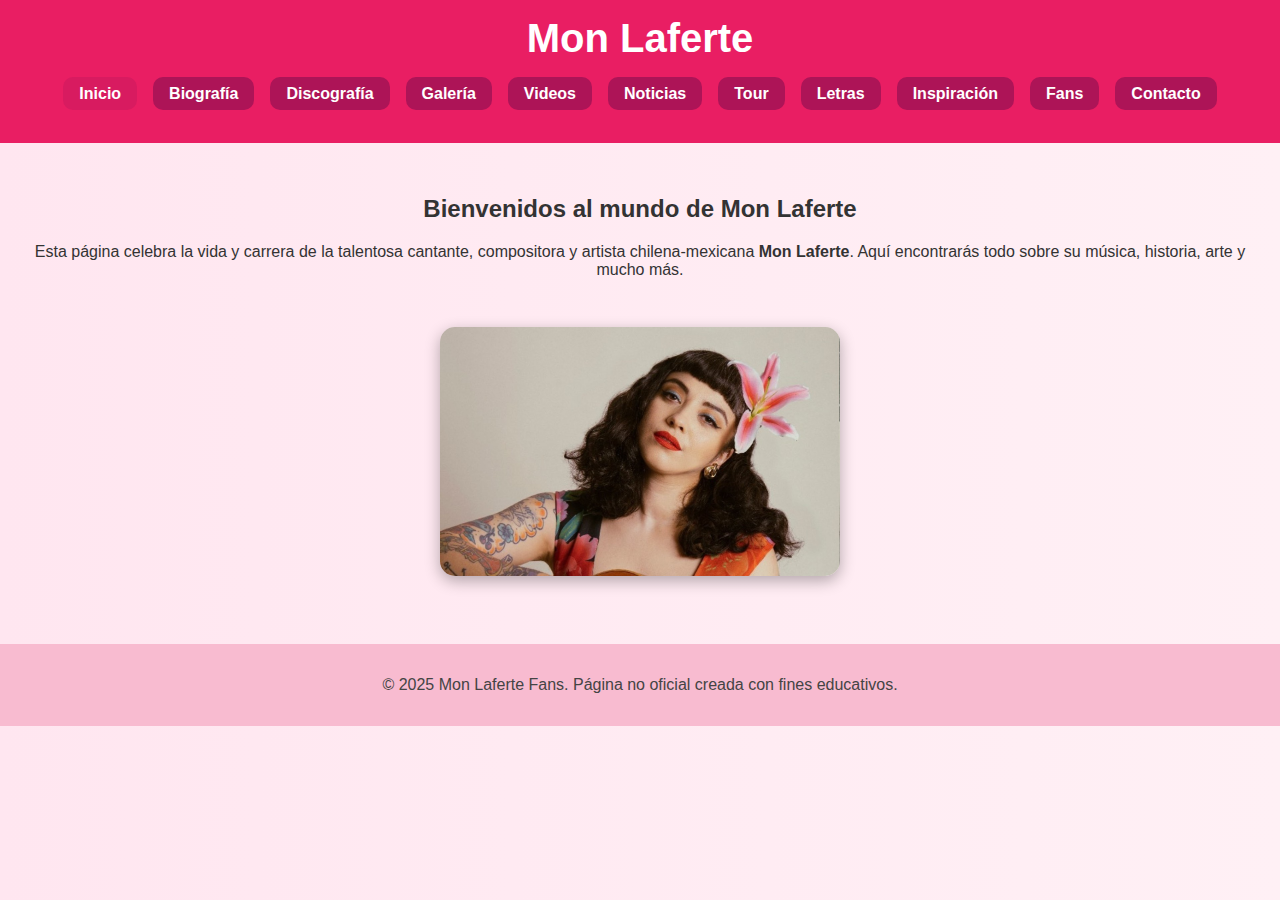
<file: index.html>
<!DOCTYPE html>
<html lang="es">
<head>
  <meta charset="UTF-8" />
  <meta name="viewport" content="width=device-width, initial-scale=1.0" />
  <title>Mon Laferte - Inicio</title>
  <link rel="stylesheet" href="style-inicio.css" />
</head>
<body>
  <header>
    <h1>Mon Laferte</h1>
    <nav>
      <ul>
        <li><a href="index.html" class="activo">Inicio</a></li>
        <li><a href="biografia.html">Biografía</a></li>
        <li><a href="discografia.html">Discografía</a></li>
        <li><a href="galeria.html">Galería</a></li>
        <li><a href="videos.html">Videos</a></li>
        <li><a href="noticias.html">Noticias</a></li>
        <li><a href="tour.html">Tour</a></li>
        <li><a href="letras.html">Letras</a></li>
        <li><a href="inspiracion.html">Inspiración</a></li>
        <li><a href="fans.html">Fans</a></li>
        <li><a href="contacto.html">Contacto</a></li>
      </ul>
    </nav>
  </header>

  <main>
    <section class="bienvenida">
      <h2>Bienvenidos al mundo de Mon Laferte</h2>
      <p>
        Esta página celebra la vida y carrera de la talentosa cantante, compositora y artista chilena-mexicana <strong>Mon Laferte</strong>. Aquí encontrarás todo sobre su música, historia, arte y mucho más.
      </p>
      <img src="mon1.jpg"" alt="Mon Laferte" />
    </section>
  </main>

  <footer>
    <p>© 2025 Mon Laferte Fans. Página no oficial creada con fines educativos.</p>
  </footer>
</body>
</html>
</file>
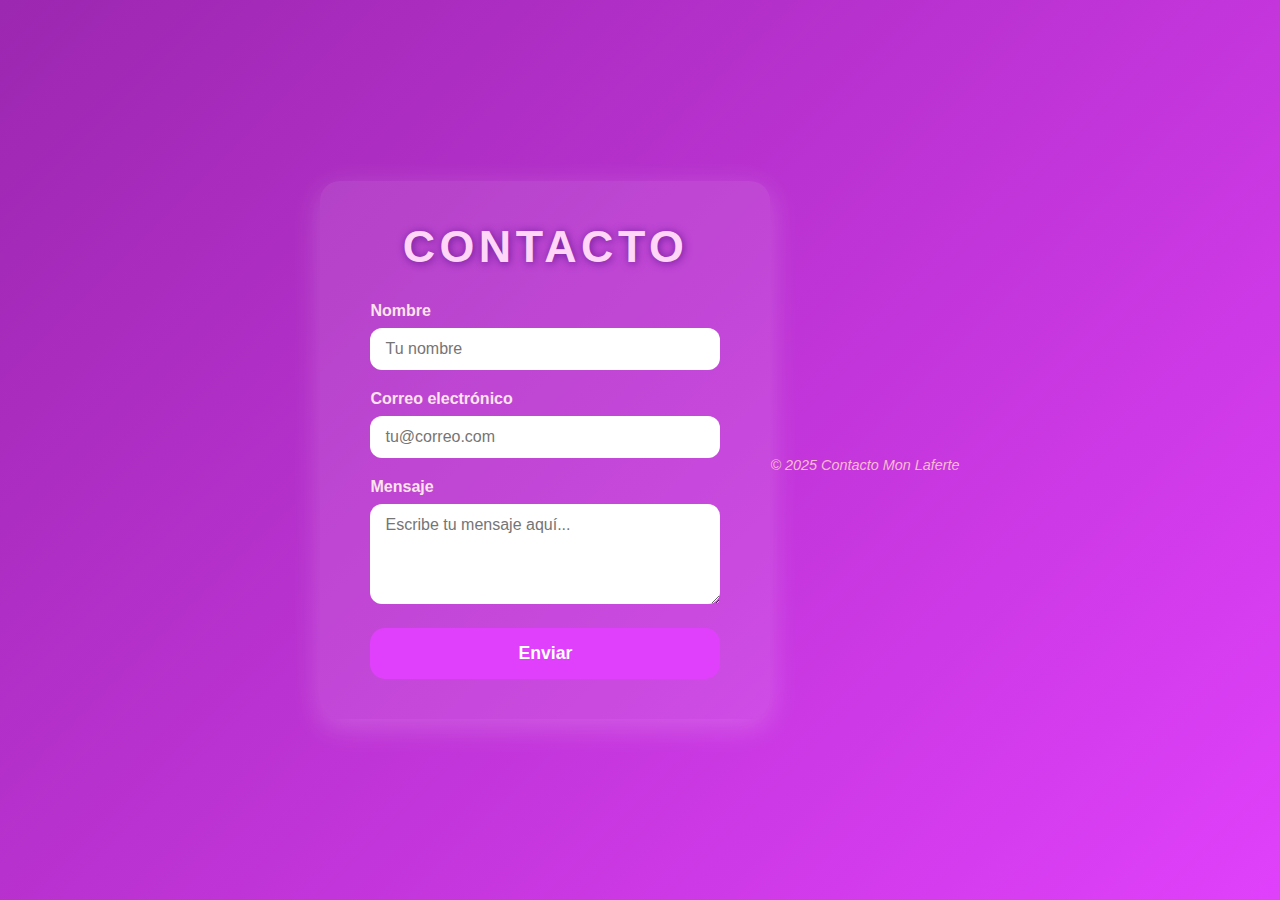
<file: contacto.html>
<!DOCTYPE html>
<html lang="es">
<head>
  <meta charset="UTF-8" />
  <title>Contacto - Mon Laferte</title>
  <style>
    /* Reset */
    * {
      margin: 0;
      padding: 0;
      box-sizing: border-box;
    }

    body {
      font-family: 'Arial', sans-serif;
      background: linear-gradient(135deg, #9c27b0, #e040fb);
      color: #fff;
      min-height: 100vh;
      display: flex;
      justify-content: center;
      align-items: center;
      padding: 40px 20px;
    }

    .contacto-container {
      background: rgba(255, 255, 255, 0.1);
      padding: 40px 50px;
      border-radius: 20px;
      max-width: 450px;
      width: 100%;
      box-shadow: 0 8px 30px rgba(255, 255, 255, 0.2);
    }

    h1 {
      text-align: center;
      margin-bottom: 30px;
      font-size: 2.8rem;
      color: #ffd6f7;
      text-transform: uppercase;
      letter-spacing: 0.1em;
      font-weight: 900;
      text-shadow: 1px 1px 8px #6a1b9a;
    }

    label {
      display: block;
      margin-bottom: 8px;
      font-weight: 600;
      color: #fce4ec;
    }

    input[type="text"],
    input[type="email"],
    textarea {
      width: 100%;
      padding: 12px 15px;
      margin-bottom: 20px;
      border: none;
      border-radius: 12px;
      font-size: 1rem;
      font-family: inherit;
      resize: vertical;
    }

    textarea {
      min-height: 100px;
    }

    input[type="submit"] {
      background: #e040fb;
      color: #fff;
      border: none;
      padding: 15px;
      font-size: 1.1rem;
      border-radius: 15px;
      cursor: pointer;
      font-weight: 700;
      transition: background-color 0.3s ease;
      width: 100%;
    }

    input[type="submit"]:hover {
      background: #9c27b0;
    }

    footer {
      text-align: center;
      margin-top: 30px;
      font-style: italic;
      color: #f8bbd0;
      font-size: 0.9rem;
    }
  </style>
</head>
<body>

  <div class="contacto-container">
    <h1>Contacto</h1>
    <form action="#" method="POST">
      <label for="nombre">Nombre</label>
      <input type="text" id="nombre" name="nombre" placeholder="Tu nombre" required />

      <label for="email">Correo electrónico</label>
      <input type="email" id="email" name="email" placeholder="tu@correo.com" required />

      <label for="mensaje">Mensaje</label>
      <textarea id="mensaje" name="mensaje" placeholder="Escribe tu mensaje aquí..." required></textarea>

      <input type="submit" value="Enviar" />
    </form>
  </div>

  <footer>
    &copy; 2025 Contacto Mon Laferte
  </footer>

</body>
</html>
</file>
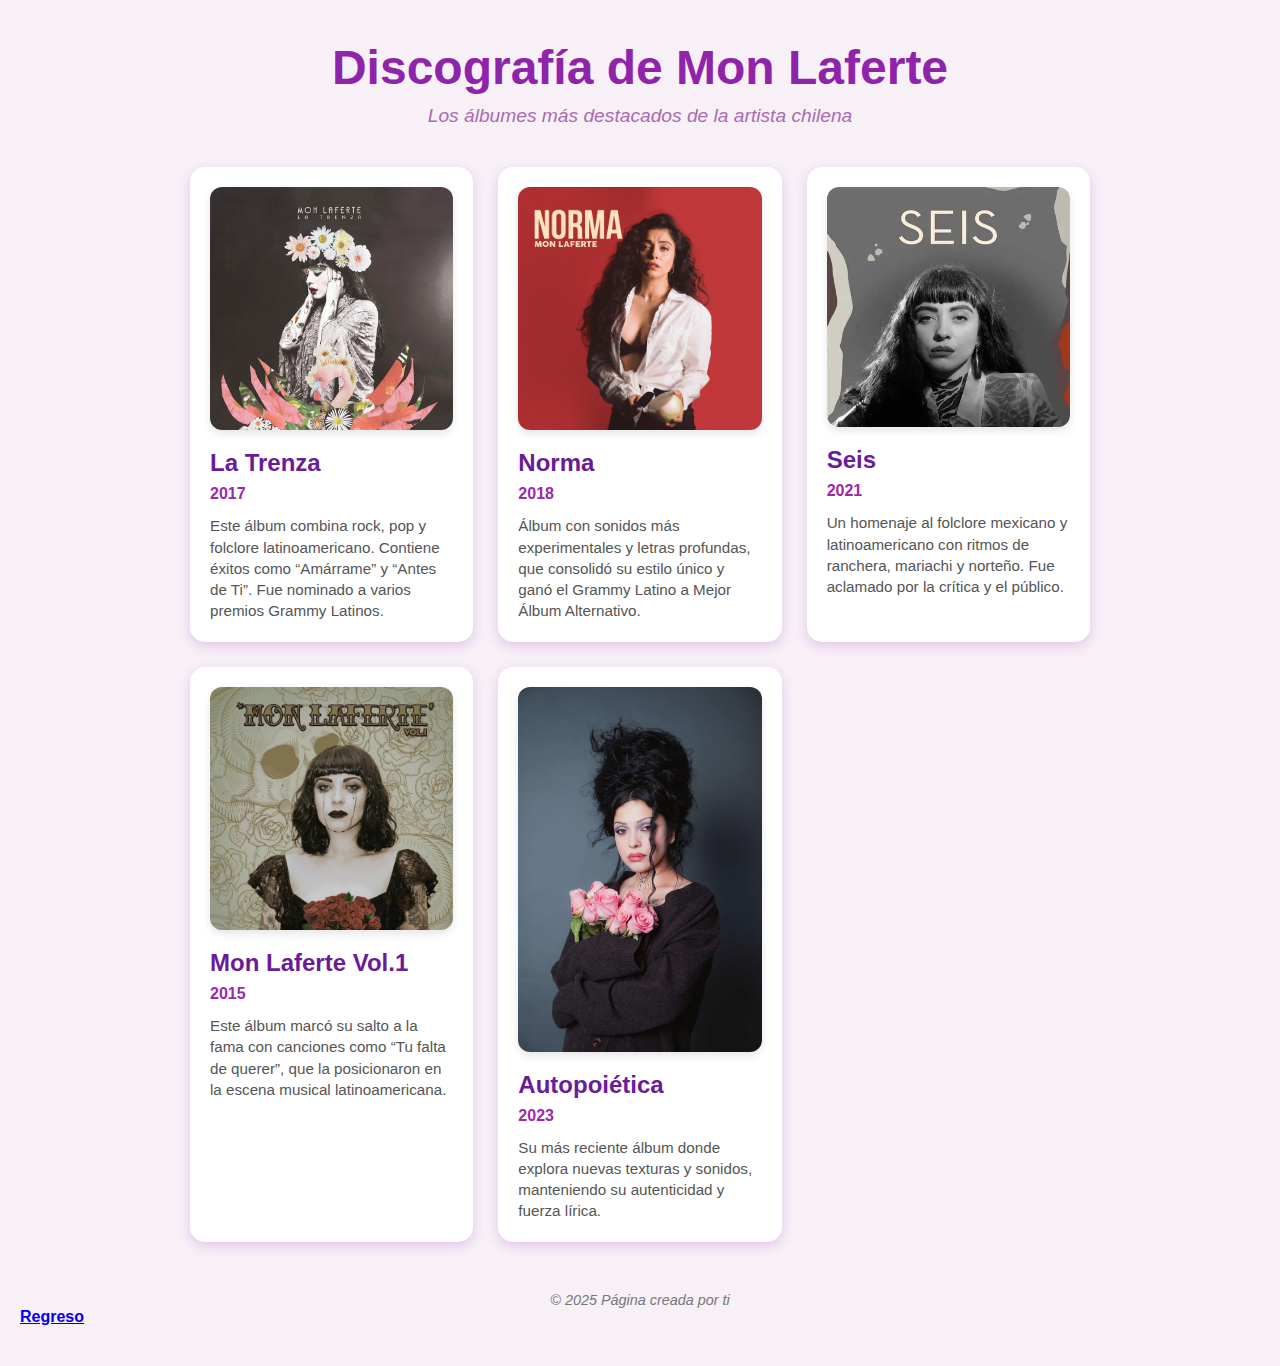
<file: discografia.html>
<!DOCTYPE html>
<html lang="es">
<head>
  <meta charset="UTF-8" />
  <title>Discografía de Mon Laferte</title>
  <style>
    /* Reset básico */
    * {
      margin: 0;
      padding: 0;
      box-sizing: border-box;
    }

    body {
      font-family: 'Segoe UI', Tahoma, Geneva, Verdana, sans-serif;
      background: #f7f0f7;
      color: #333;
      padding: 40px 20px;
    }

    header {
      text-align: center;
      margin-bottom: 40px;
      color: #8e24aa;
    }

    header h1 {
      font-size: 3em;
      margin-bottom: 10px;
      font-weight: 700;
    }

    header p {
      font-size: 1.2em;
      font-style: italic;
      color: #a96ab1;
    }

    .discografia {
      max-width: 900px;
      margin: auto;
      display: grid;
      grid-template-columns: repeat(auto-fit, minmax(260px, 1fr));
      gap: 25px;
    }

    .album {
      background: white;
      border-radius: 15px;
      padding: 20px;
      box-shadow: 0 4px 12px rgba(142, 36, 170, 0.2);
      transition: transform 0.3s ease, box-shadow 0.3s ease;
    }

    .album:hover {
      transform: translateY(-8px);
      box-shadow: 0 10px 25px rgba(142, 36, 170, 0.35);
    }

    .album img {
      width: 100%;
      border-radius: 12px;
      margin-bottom: 15px;
      box-shadow: 0 4px 8px rgba(0,0,0,0.1);
    }

    .album h2 {
      font-size: 1.5em;
      margin-bottom: 8px;
      color: #6a1b9a;
    }

    .album span {
      font-weight: bold;
      color: #9c27b0;
      display: block;
      margin-bottom: 12px;
    }

    .album p {
      font-size: 0.95em;
      color: #555;
      line-height: 1.4;
    }

    footer {
      text-align: center;
      margin-top: 50px;
      color: #777;
      font-size: 0.9em;
      font-style: italic;
    }
  </style>
</head>
<body>
  <header>
    <h1>Discografía de Mon Laferte</h1>
    <p>Los álbumes más destacados de la artista chilena</p>
  </header>

  <section class="discografia">

    <article class="album">
      <img src="mon3.jpg" alt="La Trenza (2017)">
      <h2>La Trenza</h2>
      <span>2017</span>
      <p>Este álbum combina rock, pop y folclore latinoamericano. Contiene éxitos como “Amárrame” y “Antes de Ti”. Fue nominado a varios premios Grammy Latinos.</p>
    </article>

    <article class="album">
      <img src="mon4.jpeg" alt="Norma (2018)">
      <h2>Norma</h2>
      <span>2018</span>
      <p>Álbum con sonidos más experimentales y letras profundas, que consolidó su estilo único y ganó el Grammy Latino a Mejor Álbum Alternativo.</p>
    </article>

    <article class="album">
      <img src="mon5.webp" alt="Seis (2021)">
      <h2>Seis</h2>
      <span>2021</span>
      <p>Un homenaje al folclore mexicano y latinoamericano con ritmos de ranchera, mariachi y norteño. Fue aclamado por la crítica y el público.</p>
    </article>

    <article class="album">
      <img src="mon6.jpg" alt="Mon Laferte Vol.1 (2015)">
      <h2>Mon Laferte Vol.1</h2>
      <span>2015</span>
      <p>Este álbum marcó su salto a la fama con canciones como “Tu falta de querer”, que la posicionaron en la escena musical latinoamericana.</p>
    </article>

    <article class="album">
      <img src="mon7.jpg" alt="Autopoiética (2023)">
      <h2>Autopoiética</h2>
      <span>2023</span>
      <p>Su más reciente álbum donde explora nuevas texturas y sonidos, manteniendo su autenticidad y fuerza lírica.</p>
    </article>

  </section>

  <footer>
    &copy; 2025 Página creada por ti
  </footer>
  <a href="index.html"><h4>Regreso</h4></a>
</body>
</html>
</file>
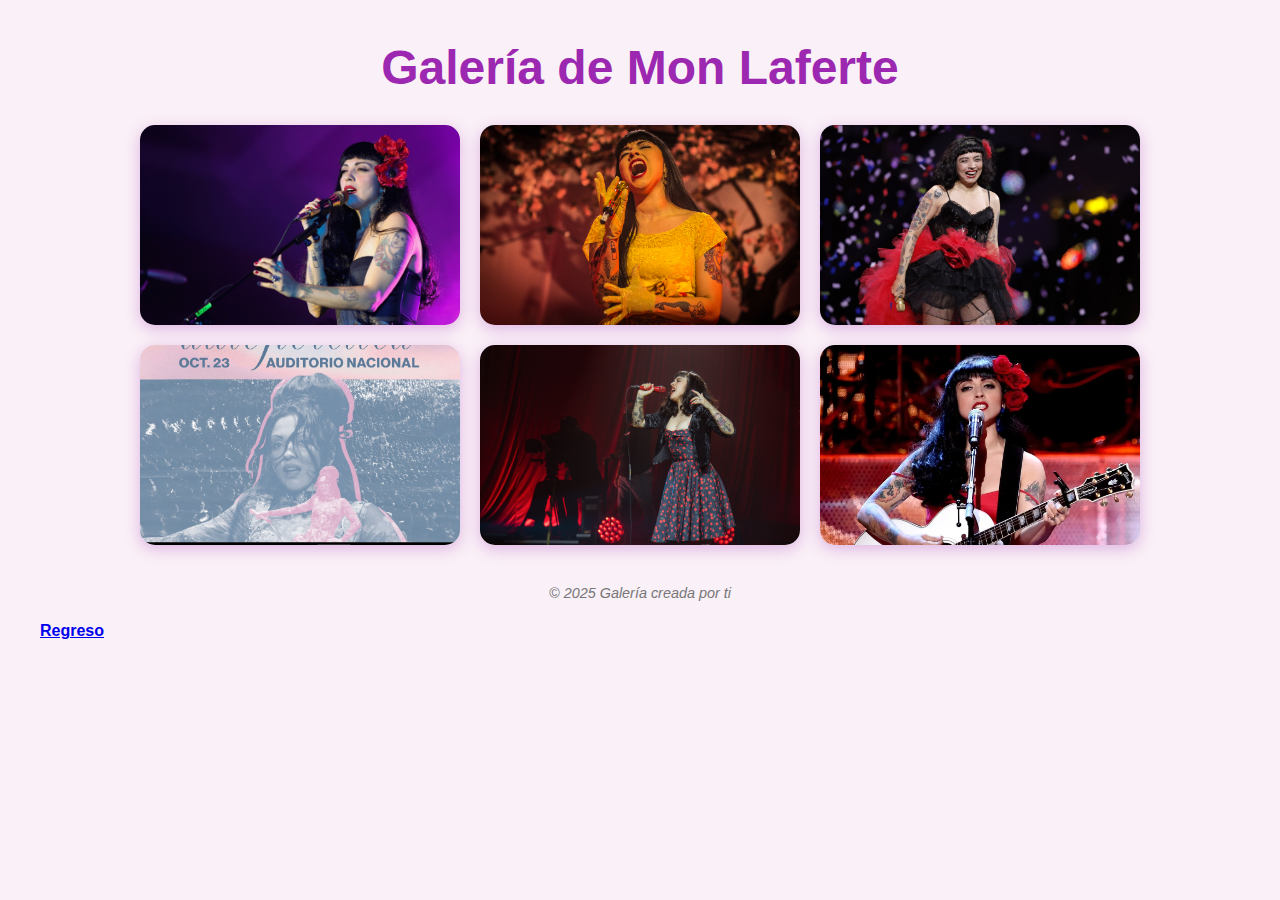
<file: galeria.html>
<!DOCTYPE html>
<html lang="es">
<head>
  <meta charset="UTF-8" />
  <title>Galería de Mon Laferte</title>
  <style>
    body {
      font-family: 'Segoe UI', Tahoma, Geneva, Verdana, sans-serif;
      background: #faf0f7;
      margin: 40px;
      color: #333;
    }

    h1 {
      text-align: center;
      color: #9c27b0;
      margin-bottom: 30px;
      font-size: 3em;
      font-weight: 700;
    }

    .galeria {
      max-width: 1000px;
      margin: auto;
      display: grid;
      grid-template-columns: repeat(auto-fit, minmax(280px, 1fr));
      gap: 20px;
    }

    .galeria img {
      width: 100%;
      height: 200px;
      object-fit: cover;
      border-radius: 15px;
      box-shadow: 0 4px 15px rgba(156, 39, 176, 0.3);
      cursor: pointer;
      transition: transform 0.3s ease, box-shadow 0.3s ease;
    }

    .galeria img:hover {
      transform: scale(1.05);
      box-shadow: 0 8px 25px rgba(156, 39, 176, 0.5);
    }

    /* Pie de página */
    footer {
      text-align: center;
      margin-top: 40px;
      color: #777;
      font-style: italic;
      font-size: 0.9em;
    }
  </style>
</head>
<body>
  <h1>Galería de Mon Laferte</h1>

  <section class="galeria">
    <img src="con1.jpg"Mon Laferte Concierto 1" />
    <img src="con2.jpg" alt="Mon Laferte Concierto 2" />
    <img src="con3.jpg" alt="Mon Laferte Concierto 3" />
    <img src="con4.jpeg"Mon Laferte Violín" />
    <img src="con5.jpg" alt="Mon Laferte 2023" />
    <img src="con6.webp" alt="Mon Laferte en concierto" />
  </section>

  <footer>
    &copy; 2025 Galería creada por ti
  </footer>
  <a href="index.html"><h4>Regreso</h4></a>
</body>
</html>
</file>
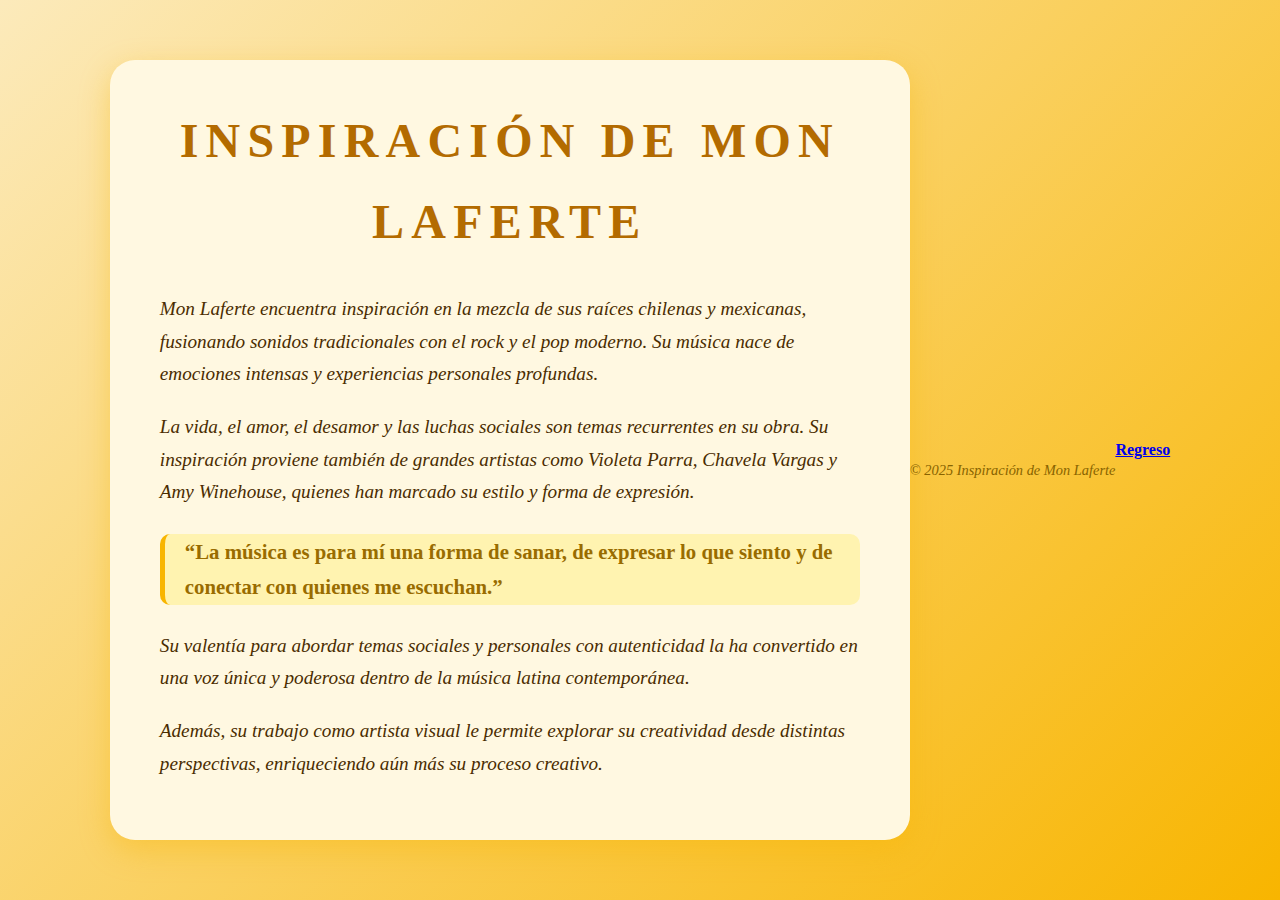
<file: inspiracion.html>
<!DOCTYPE html>
<html lang="es">
<head>
  <meta charset="UTF-8" />
  <title>Inspiración de Mon Laferte</title>
  <style>
    /* Reset */
    * {
      margin: 0;
      padding: 0;
      box-sizing: border-box;
    }

    body {
      font-family: 'Georgia', serif;
      background: linear-gradient(135deg, #fceabb, #f8b500);
      color: #4a2c00;
      padding: 50px 20px;
      display: flex;
      justify-content: center;
      align-items: center;
      min-height: 100vh;
    }

    .contenedor {
      max-width: 800px;
      background: #fff8e1;
      padding: 40px 50px;
      border-radius: 25px;
      box-shadow: 0 10px 30px rgba(248, 181, 0, 0.4);
      line-height: 1.7;
    }

    h1 {
      text-align: center;
      font-size: 3rem;
      margin-bottom: 30px;
      font-weight: 900;
      color: #b36b00;
      text-transform: uppercase;
      letter-spacing: 0.15em;
      font-family: 'Palatino Linotype', 'Book Antiqua', Palatino, serif;
    }

    p {
      font-size: 1.2rem;
      margin-bottom: 20px;
      font-style: italic;
    }

    blockquote {
      font-style: normal;
      font-weight: 600;
      font-size: 1.3rem;
      margin: 25px 0;
      padding-left: 20px;
      border-left: 5px solid #f8b500;
      color: #996c00;
      background: #fff3b0;
      border-radius: 10px;
    }

    footer {
      text-align: center;
      margin-top: 40px;
      font-size: 0.9rem;
      color: #886300;
      font-style: italic;
    }

  </style>
</head>
<body>
  <div class="contenedor">
    <h1>Inspiración de Mon Laferte</h1>

    <p>Mon Laferte encuentra inspiración en la mezcla de sus raíces chilenas y mexicanas, fusionando sonidos tradicionales con el rock y el pop moderno. Su música nace de emociones intensas y experiencias personales profundas.</p>

    <p>La vida, el amor, el desamor y las luchas sociales son temas recurrentes en su obra. Su inspiración proviene también de grandes artistas como Violeta Parra, Chavela Vargas y Amy Winehouse, quienes han marcado su estilo y forma de expresión.</p>

    <blockquote>“La música es para mí una forma de sanar, de expresar lo que siento y de conectar con quienes me escuchan.”</blockquote>

    <p>Su valentía para abordar temas sociales y personales con autenticidad la ha convertido en una voz única y poderosa dentro de la música latina contemporánea.</p>

    <p>Además, su trabajo como artista visual le permite explorar su creatividad desde distintas perspectivas, enriqueciendo aún más su proceso creativo.</p>
  </div>

  <footer>
    &copy; 2025 Inspiración de Mon Laferte
  </footer>
  <a href="index.html"><h4>Regreso</h4></a>
</body>
</html>
</file>
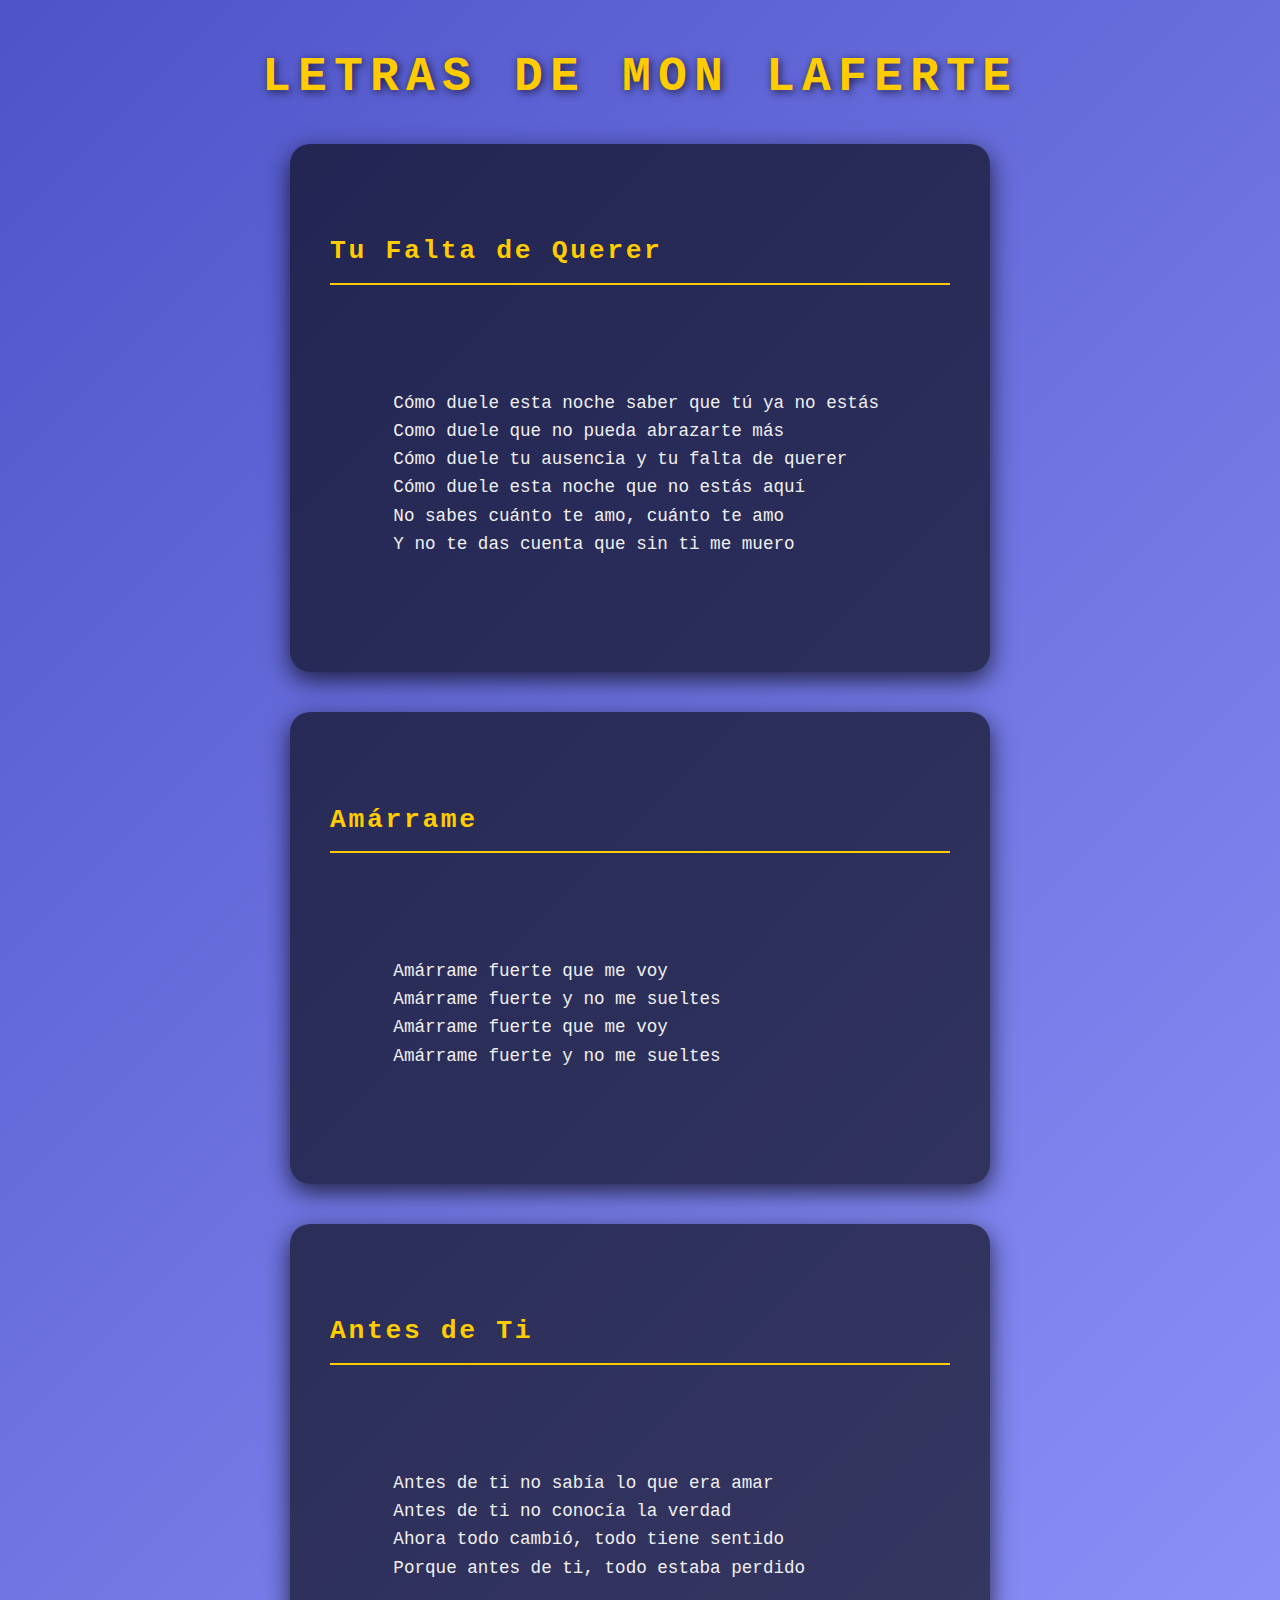
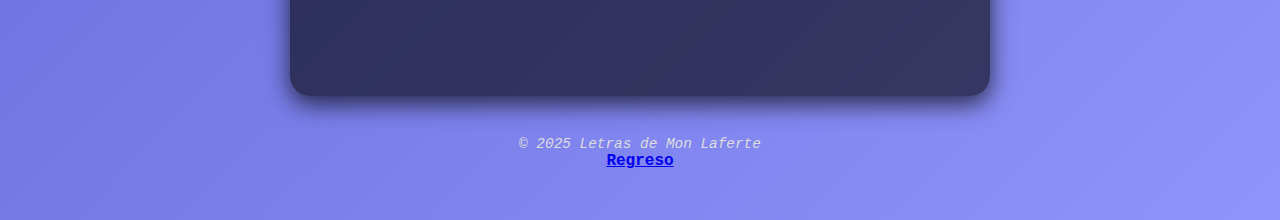
<file: letras.html>
<!DOCTYPE html>
<html lang="es">
<head>
  <meta charset="UTF-8" />
  <title>Letras de Canciones - Mon Laferte</title>
  <style>
    /* Reset básico */
    * {
      margin: 0;
      padding: 0;
      box-sizing: border-box;
    }

    body {
      font-family: 'Courier New', Courier, monospace;
      background: linear-gradient(135deg, #4e54c8, #8f94fb);
      color: #f0f0f0;
      padding: 50px 20px;
      min-height: 100vh;
      display: flex;
      flex-direction: column;
      align-items: center;
    }

    header {
      margin-bottom: 40px;
      text-align: center;
    }

    header h1 {
      font-size: 3rem;
      font-weight: 900;
      letter-spacing: 0.15em;
      text-transform: uppercase;
      color: #ffcc00;
      text-shadow: 2px 2px 8px #000000aa;
    }

    .cancion {
      background: rgba(0, 0, 0, 0.6);
      max-width: 700px;
      width: 100%;
      border-radius: 20px;
      padding: 30px 40px;
      box-shadow: 0 8px 25px rgba(0,0,0,0.7);
      margin-bottom: 40px;
      line-height: 1.6;
      font-size: 1.1rem;
      white-space: pre-wrap; /* Para respetar saltos de línea */
    }

    .cancion h2 {
      color: #ffcc00;
      margin-bottom: 20px;
      font-weight: 700;
      letter-spacing: 0.1em;
      border-bottom: 2px solid #ffcc00;
      padding-bottom: 10px;
    }

    footer {
      margin-top: auto;
      color: #ddd;
      font-style: italic;
      font-size: 0.9rem;
    }

  </style>
</head>
<body>

  <header>
    <h1>Letras de Mon Laferte</h1>
  </header>

  <section class="cancion">
    <h2>Tu Falta de Querer</h2>
    <p>
      Cómo duele esta noche saber que tú ya no estás  
      Como duele que no pueda abrazarte más  
      Cómo duele tu ausencia y tu falta de querer  
      Cómo duele esta noche que no estás aquí  
      No sabes cuánto te amo, cuánto te amo  
      Y no te das cuenta que sin ti me muero
    </p>
  </section>

  <section class="cancion">
    <h2>Amárrame</h2>
    <p>
      Amárrame fuerte que me voy  
      Amárrame fuerte y no me sueltes  
      Amárrame fuerte que me voy  
      Amárrame fuerte y no me sueltes  
    </p>
  </section>

  <section class="cancion">
    <h2>Antes de Ti</h2>
    <p>
      Antes de ti no sabía lo que era amar  
      Antes de ti no conocía la verdad  
      Ahora todo cambió, todo tiene sentido  
      Porque antes de ti, todo estaba perdido  
    </p>
  </section>

  <footer>
    &copy; 2025 Letras de Mon Laferte
  </footer>
  <a href="index.html"><h4>Regreso</h4></a>
</body>
</html>
</file>
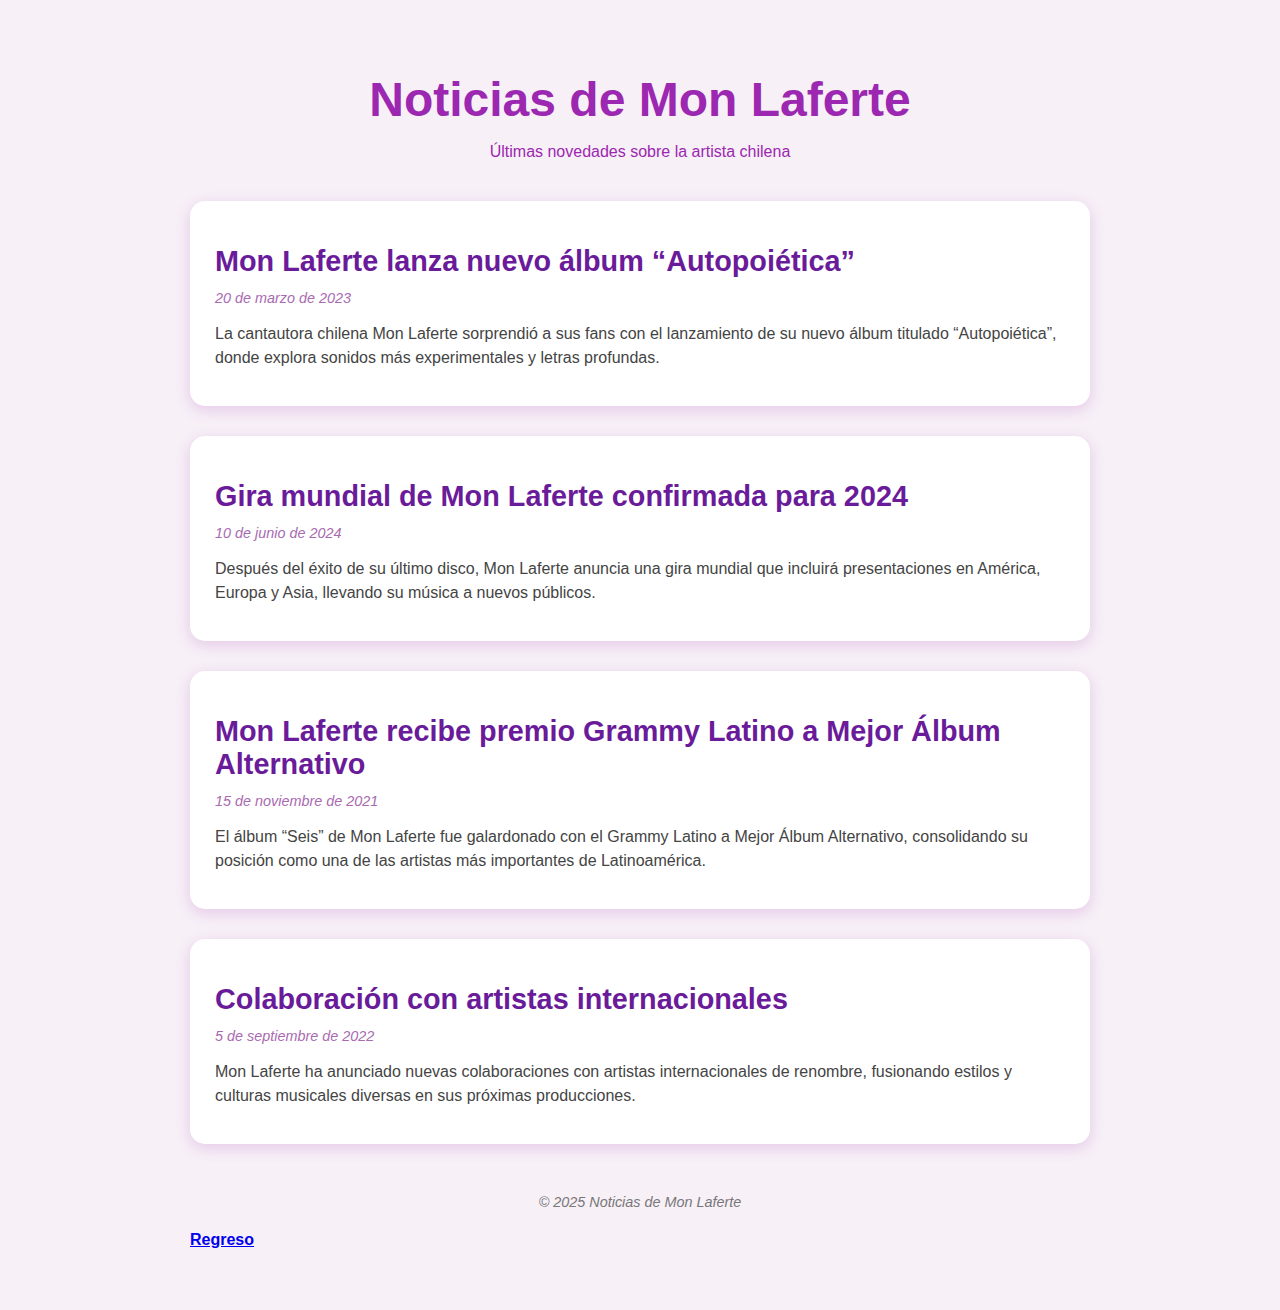
<file: noticias.html>
<!DOCTYPE html>
<html lang="es">
<head>
  <meta charset="UTF-8" />
  <title>Noticias de Mon Laferte</title>
  <style>
    body {
      font-family: 'Segoe UI', Tahoma, Geneva, Verdana, sans-serif;
      background: #f7f0f7;
      color: #333;
      padding: 40px 20px;
      max-width: 900px;
      margin: auto;
    }

    header {
      text-align: center;
      margin-bottom: 40px;
      color: #9c27b0;
    }

    header h1 {
      font-size: 3em;
      font-weight: 700;
      margin-bottom: 10px;
    }

    .noticias {
      display: flex;
      flex-direction: column;
      gap: 30px;
    }

    article.noticia {
      background: white;
      padding: 20px 25px;
      border-radius: 15px;
      box-shadow: 0 4px 15px rgba(156, 39, 176, 0.2);
      transition: box-shadow 0.3s ease;
      cursor: pointer;
    }

    article.noticia:hover {
      box-shadow: 0 10px 30px rgba(156, 39, 176, 0.35);
    }

    article.noticia h2 {
      color: #6a1b9a;
      margin-bottom: 12px;
      font-size: 1.8em;
    }

    article.noticia .fecha {
      color: #a96ab1;
      font-size: 0.9em;
      margin-bottom: 15px;
      font-style: italic;
    }

    article.noticia p {
      font-size: 1em;
      line-height: 1.5;
      color: #444;
    }

    footer {
      text-align: center;
      margin-top: 50px;
      font-style: italic;
      color: #777;
      font-size: 0.9em;
    }
  </style>
</head>
<body>
  <header>
    <h1>Noticias de Mon Laferte</h1>
    <p>Últimas novedades sobre la artista chilena</p>
  </header>

  <section class="noticias">
    <article class="noticia">
      <h2>Mon Laferte lanza nuevo álbum “Autopoiética”</h2>
      <div class="fecha">20 de marzo de 2023</div>
      <p>La cantautora chilena Mon Laferte sorprendió a sus fans con el lanzamiento de su nuevo álbum titulado “Autopoiética”, donde explora sonidos más experimentales y letras profundas.</p>
    </article>

    <article class="noticia">
      <h2>Gira mundial de Mon Laferte confirmada para 2024</h2>
      <div class="fecha">10 de junio de 2024</div>
      <p>Después del éxito de su último disco, Mon Laferte anuncia una gira mundial que incluirá presentaciones en América, Europa y Asia, llevando su música a nuevos públicos.</p>
    </article>

    <article class="noticia">
      <h2>Mon Laferte recibe premio Grammy Latino a Mejor Álbum Alternativo</h2>
      <div class="fecha">15 de noviembre de 2021</div>
      <p>El álbum “Seis” de Mon Laferte fue galardonado con el Grammy Latino a Mejor Álbum Alternativo, consolidando su posición como una de las artistas más importantes de Latinoamérica.</p>
    </article>

    <article class="noticia">
      <h2>Colaboración con artistas internacionales</h2>
      <div class="fecha">5 de septiembre de 2022</div>
      <p>Mon Laferte ha anunciado nuevas colaboraciones con artistas internacionales de renombre, fusionando estilos y culturas musicales diversas en sus próximas producciones.</p>
    </article>
  </section>

  <footer>
    &copy; 2025 Noticias de Mon Laferte
  </footer>
  <a href="index.html"><h4>Regreso</h4></a>
</body>
</html>
</file>
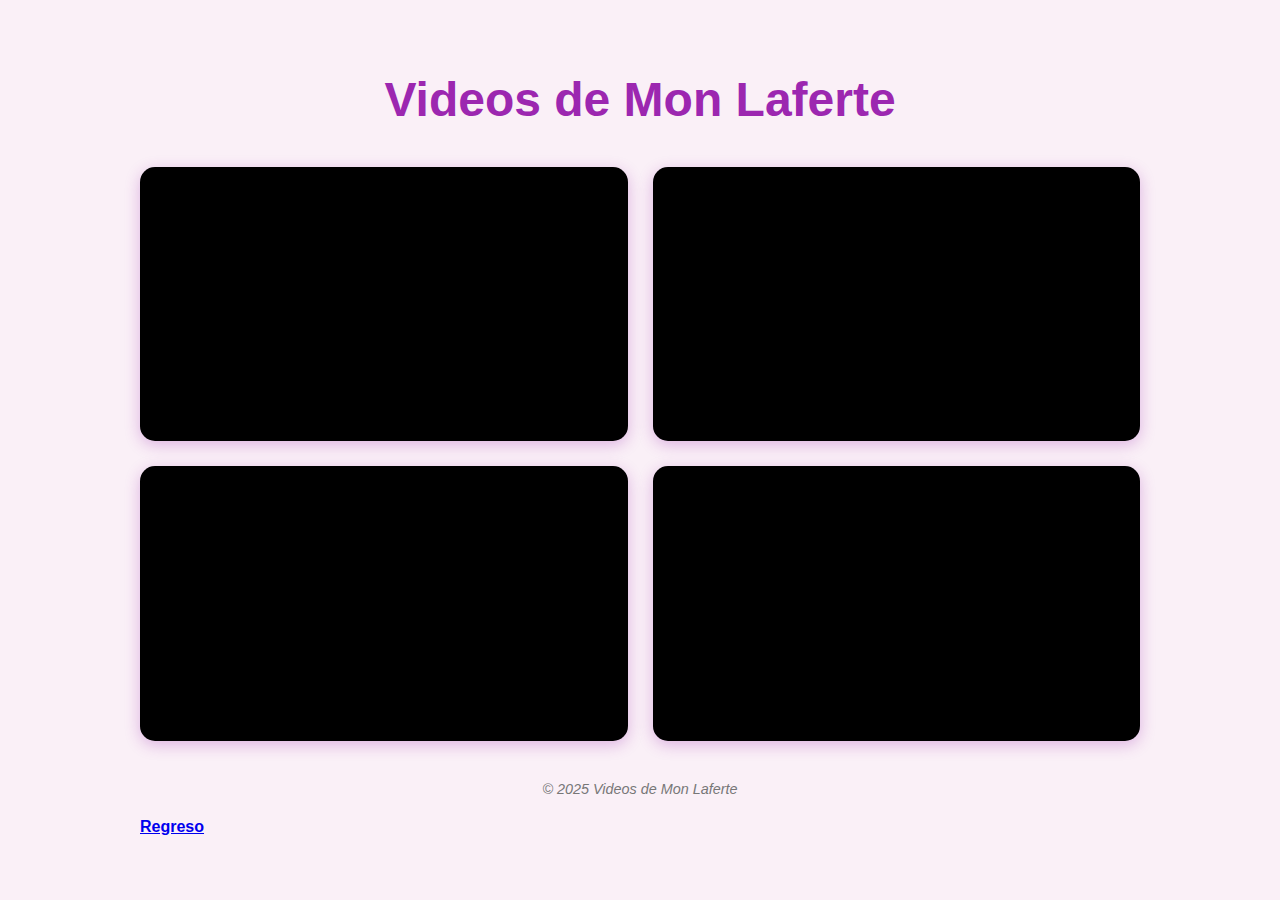
<file: videos.html>
<!DOCTYPE html>
<html lang="es">
<head>
  <meta charset="UTF-8" />
  <title>Videos de Mon Laferte</title>
  <style>
    body {
      font-family: 'Segoe UI', Tahoma, Geneva, Verdana, sans-serif;
      background: #faf0f7;
      color: #333;
      padding: 40px 20px;
      max-width: 1000px;
      margin: auto;
    }

    h1 {
      text-align: center;
      color: #9c27b0;
      margin-bottom: 40px;
      font-size: 3em;
      font-weight: 700;
    }

    .videos {
      display: grid;
      grid-template-columns: repeat(auto-fit, minmax(320px, 1fr));
      gap: 25px;
    }

    .video-container {
      position: relative;
      padding-bottom: 56.25%; /* 16:9 ratio */
      height: 0;
      overflow: hidden;
      border-radius: 15px;
      box-shadow: 0 4px 15px rgba(156, 39, 176, 0.3);
      background: #000;
      transition: transform 0.3s ease, box-shadow 0.3s ease;
    }

    .video-container iframe {
      position: absolute;
      top: 0;
      left: 0;
      width: 100%;
      height: 100%;
      border: 0;
    }

    .video-container:hover {
      transform: scale(1.05);
      box-shadow: 0 8px 25px rgba(156, 39, 176, 0.5);
    }

    footer {
      text-align: center;
      margin-top: 40px;
      color: #777;
      font-style: italic;
      font-size: 0.9em;
    }
  </style>
</head>
<body>
  <h1>Videos de Mon Laferte</h1>

  <section class="videos">
    <div class="video-container">
      <iframe src="https://youtu.be/WT-VE9OyAJk?si=Q-KgNK8b1Q4tIi5M" title="Mon Laferte - Tu falta de querer" allowfullscreen></iframe>
    </div>
    <div class="video-container">
      <iframe src="https://youtu.be/3Y1-Lie335o?si=9guzVJUQVbqTb-o2" title="Mon Laferte - Amar y querer" allowfullscreen></iframe>
    </div>
    <div class="video-container">
      <iframe src="https://youtu.be/PQlG1gznMBE?si=QeAoZegEgJOfVho5" title="Mon Laferte - Amor completo" allowfullscreen></iframe>
    </div>
    <div class="video-container">
      <iframe src="https://youtu.be/i9_apne18Lk?si=ywnQmyQmLjP-o0sa" title="Mon Laferte - Si tú me quisieras" allowfullscreen></iframe>
    </div>
  </section>

  <footer>
    &copy; 2025 Videos de Mon Laferte
  </footer>
  <a href="index.html"><h4>Regreso</h4></a>
</body>
</html>
</file>
<file: style-inicio.css>
body {
  margin: 0;
  font-family: 'Segoe UI', sans-serif;
  background: linear-gradient(to right, #ffe6f0, #fff0f5);
  color: #333;
}

header {
  background-color: #e91e63;
  color: white;
  padding: 1rem;
  text-align: center;
}

header h1 {
  margin: 0;
  font-size: 2.5rem;
}

nav ul {
  list-style: none;
  display: flex;
  flex-wrap: wrap;
  justify-content: center;
  padding: 0;
  margin-top: 1rem;
}

nav ul li {
  margin: 0.5rem;
}

nav a {
  color: white;
  text-decoration: none;
  font-weight: bold;
  padding: 0.5rem 1rem;
  background-color: #ad1457;
  border-radius: 10px;
  transition: background-color 0.3s;
}

nav a:hover, nav a.activo {
  background-color: #d81b60;
}

main {
  padding: 2rem;
  text-align: center;
}

main img {
  width: 60%;
  max-width: 400px;
  border-radius: 15px;
  margin-top: 2rem;
  box-shadow: 0 5px 15px rgba(0,0,0,0.3);
}

footer {
  background-color: #f8bbd0;
  color: #444;
  text-align: center;
  padding: 1rem;
  margin-top: 2rem;
}
</file>
